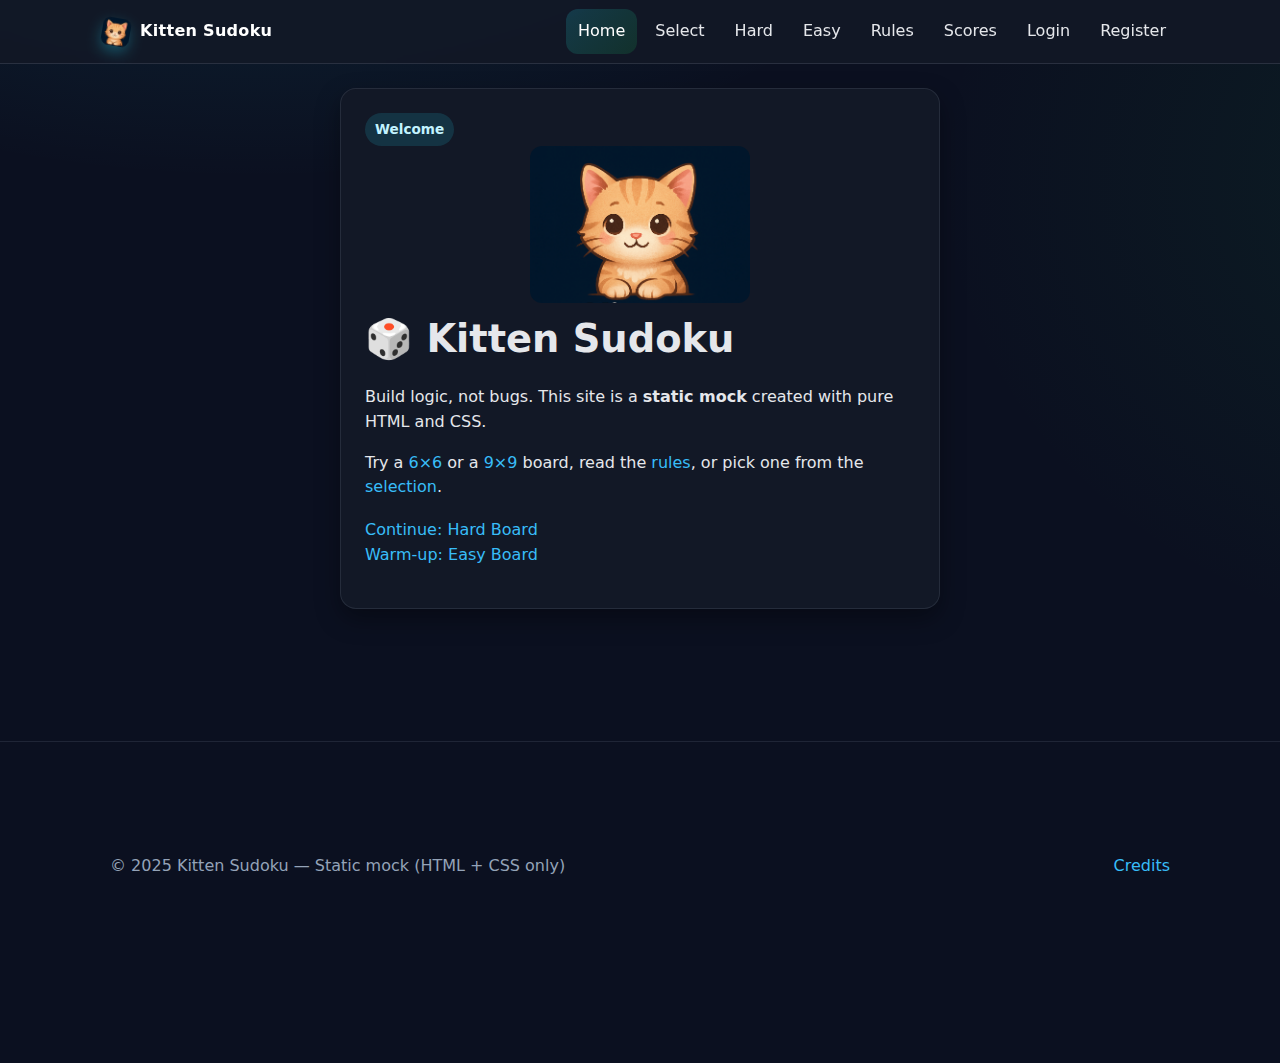
<file: index.html>
<!doctype html>
<html lang="en">
<head>
  <meta charset="utf-8" />
  <meta name="viewport" content="width=device-width, initial-scale=1" />
  <title>Home • Kitten Sudoku</title>
  <link rel="stylesheet" href="assets/css/common.css" />
</head>
<body>
  <!-- ==========================================================================
       Site Header & Navigation
       ========================================================================== -->
<header class="nav">
  <div class="inner">
    <a class="brand" href="index.html" aria-label="Kitten Sudoku Home">
      <span class="logo" aria-hidden="true"></span>
      <span class="title">Kitten Sudoku</span>
    </a>
    <!-- Primary Navigation Menu -->
    <nav aria-label="Primary">
      <ul><li><a class="link active" href="index.html">Home</a></li><li><a class="link" href="selection/">Select</a></li><li><a class="link" href="game-hard/">Hard</a></li><li><a class="link" href="game-easy/">Easy</a></li><li><a class="link" href="rules/">Rules</a></li><li><a class="link" href="high-scores/">Scores</a></li><li><a class="link" href="login/">Login</a></li><li><a class="link" href="register/">Register</a></li></ul>
    </nav>
  </div>
</header>
  <!-- ==========================================================================
       Main Content Area
       ========================================================================== -->
<main class="container">
  <section class="grid-2">
    <div class="panel card-hover">
      <span class="pill">Welcome</span>
      <img src="assets/kitten.png" alt="Cute kitten mascot" class="kitten-img">
      <h1 class="page-title">Kitten Sudoku</h1>
      <p>Build logic, not bugs. This site is a <strong>static mock</strong> created with pure HTML and CSS.</p>
      <p>Try a <a href="game-easy/">6×6</a> or a <a href="game-hard/">9×9</a> board, read the <a href="rules/">rules</a>, or pick one from the <a href="selection/">selection</a>.</p>
      <ul class="clean mt-18" style="list-style:none; padding-left:0">
        <li><a href="game-hard/"><span>Continue: Hard Board</span></a></li>
        <li><a href="game-easy/"><span>Warm-up: Easy Board</span></a></li>
      </ul>
    </div>

  </section>
</main>
  <!-- ==========================================================================
       Site Footer
       ========================================================================== -->
<footer class="footer">
  <div class="container">
    <div class="row">
      <div>© 2025 Kitten Sudoku — Static mock (HTML + CSS only)</div>
      <div><a href="rules/">Credits</a></div>
    </div>
  </div>
</footer>
</body>
</html>
<!-- trigger github pages -->
</file>
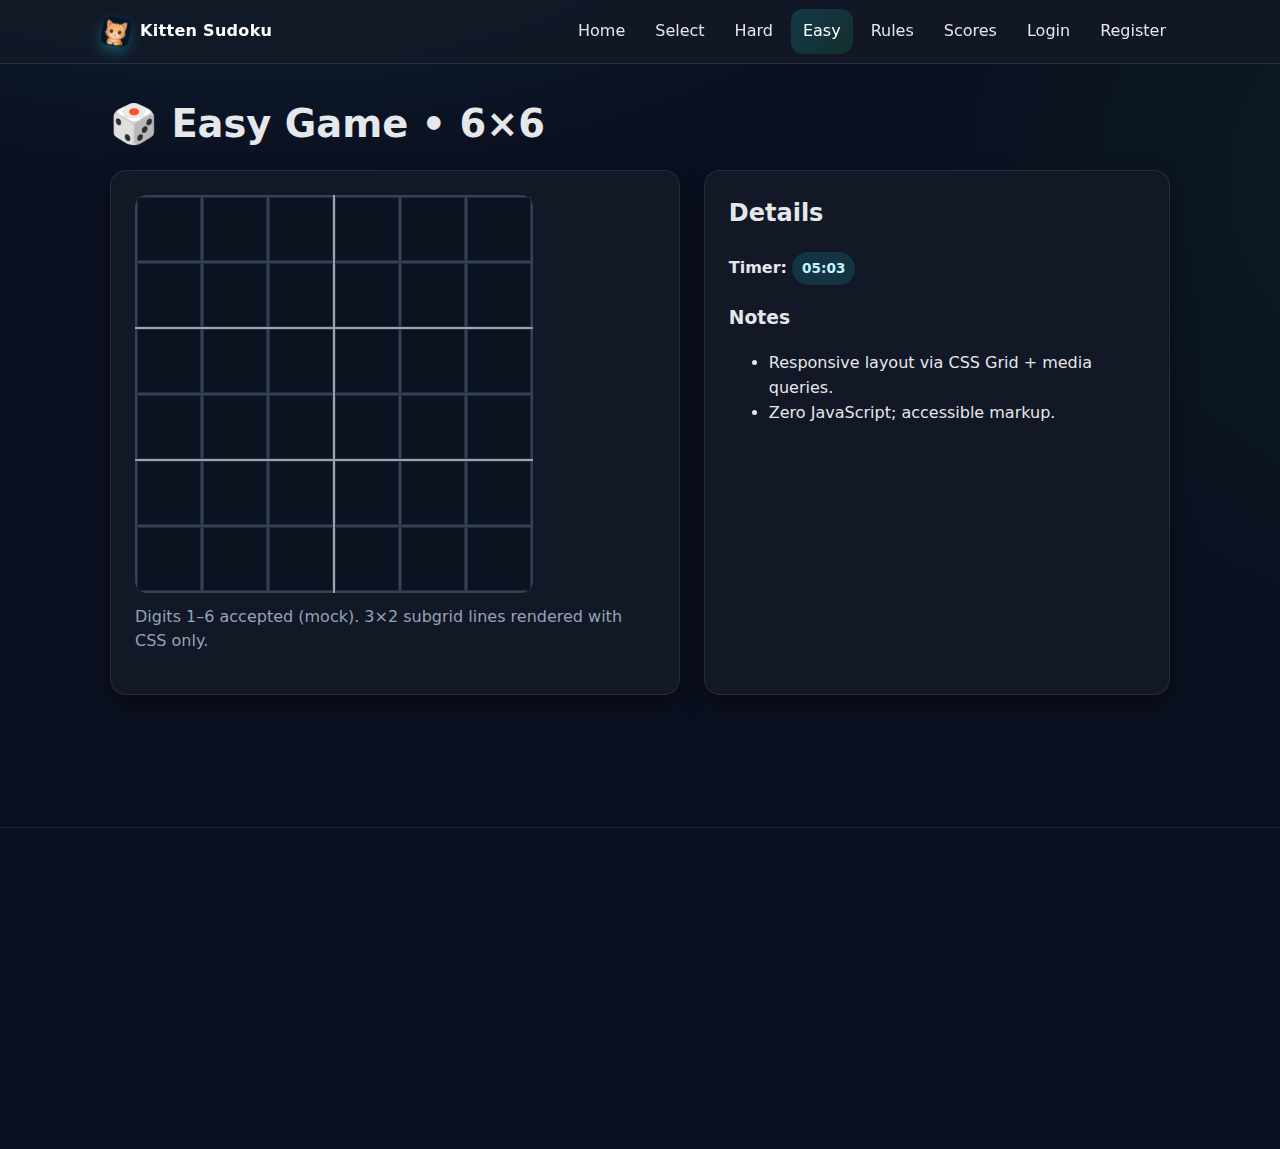
<file: game-easy/index.html>
<!doctype html>
<html lang="en">
<head>
  <meta charset="utf-8" />
  <meta name="viewport" content="width=device-width, initial-scale=1" />
  <title>Easy Game • Kitten Sudoku</title>
  <link rel="stylesheet" href="../assets/css/common.css" />
</head>
<body>
  <!-- ==========================================================================
       Site Header & Navigation
       ========================================================================== -->
<header class="nav">
  <div class="inner">
    <a class="brand" href="../index.html" aria-label="Kitten Sudoku Home">
      <span class="logo" aria-hidden="true"></span>
      <span class="title">Kitten Sudoku</span>
    </a>
    <nav aria-label="Primary">
      <ul><li><a class="link" href="../index.html">Home</a></li><li><a class="link" href="../selection/">Select</a></li><li><a class="link" href="../game-hard/">Hard</a></li><li><a class="link active" href="../game-easy/">Easy</a></li><li><a class="link" href="../rules/">Rules</a></li><li><a class="link" href="../high-scores/">Scores</a></li><li><a class="link" href="../login/">Login</a></li><li><a class="link" href="../register/">Register</a></li></ul>
    </nav>
  </div>
</header>

  <!-- ==========================================================================
       Main Content Area - Easy Game (6x6)
       ========================================================================== -->
<main class="container">
  <h1 class="page-title">Easy Game • 6×6</h1>
  <div class="grid-2">
    <section class="panel">
      <div class="board n6" role="grid" aria-label="6 by 6 Sudoku board">
        <div class="cell"><input type="text" inputmode="numeric" aria-label="Cell" maxlength="1" pattern="[1-6]" placeholder=""/></div>
        <div class="cell"><input type="text" inputmode="numeric" aria-label="Cell" maxlength="1" pattern="[1-6]" placeholder=""/></div>
        <div class="cell"><input type="text" inputmode="numeric" aria-label="Cell" maxlength="1" pattern="[1-6]" placeholder=""/></div>
        <div class="cell"><input type="text" inputmode="numeric" aria-label="Cell" maxlength="1" pattern="[1-6]" placeholder=""/></div>
        <div class="cell"><input type="text" inputmode="numeric" aria-label="Cell" maxlength="1" pattern="[1-6]" placeholder=""/></div>
        <div class="cell"><input type="text" inputmode="numeric" aria-label="Cell" maxlength="1" pattern="[1-6]" placeholder=""/></div>
        <div class="cell"><input type="text" inputmode="numeric" aria-label="Cell" maxlength="1" pattern="[1-6]" placeholder=""/></div>
        <div class="cell"><input type="text" inputmode="numeric" aria-label="Cell" maxlength="1" pattern="[1-6]" placeholder=""/></div>
        <div class="cell"><input type="text" inputmode="numeric" aria-label="Cell" maxlength="1" pattern="[1-6]" placeholder=""/></div>
        <div class="cell"><input type="text" inputmode="numeric" aria-label="Cell" maxlength="1" pattern="[1-6]" placeholder=""/></div>

        <div class="cell"><input type="text" inputmode="numeric" aria-label="Cell" maxlength="1" pattern="[1-6]" placeholder=""/></div>
        <div class="cell"><input type="text" inputmode="numeric" aria-label="Cell" maxlength="1" pattern="[1-6]" placeholder=""/></div>
        <div class="cell"><input type="text" inputmode="numeric" aria-label="Cell" maxlength="1" pattern="[1-6]" placeholder=""/></div>
        <div class="cell"><input type="text" inputmode="numeric" aria-label="Cell" maxlength="1" pattern="[1-6]" placeholder=""/></div>
        <div class="cell"><input type="text" inputmode="numeric" aria-label="Cell" maxlength="1" pattern="[1-6]" placeholder=""/></div>
        <div class="cell"><input type="text" inputmode="numeric" aria-label="Cell" maxlength="1" pattern="[1-6]" placeholder=""/></div>
        <div class="cell"><input type="text" inputmode="numeric" aria-label="Cell" maxlength="1" pattern="[1-6]" placeholder=""/></div>
        <div class="cell"><input type="text" inputmode="numeric" aria-label="Cell" maxlength="1" pattern="[1-6]" placeholder=""/></div>
        <div class="cell"><input type="text" inputmode="numeric" aria-label="Cell" maxlength="1" pattern="[1-6]" placeholder=""/></div>
        <div class="cell"><input type="text" inputmode="numeric" aria-label="Cell" maxlength="1" pattern="[1-6]" placeholder=""/></div>

        <div class="cell"><input type="text" inputmode="numeric" aria-label="Cell" maxlength="1" pattern="[1-6]" placeholder=""/></div>
        <div class="cell"><input type="text" inputmode="numeric" aria-label="Cell" maxlength="1" pattern="[1-6]" placeholder=""/></div>
        <div class="cell"><input type="text" inputmode="numeric" aria-label="Cell" maxlength="1" pattern="[1-6]" placeholder=""/></div>
        <div class="cell"><input type="text" inputmode="numeric" aria-label="Cell" maxlength="1" pattern="[1-6]" placeholder=""/></div>
        <div class="cell"><input type="text" inputmode="numeric" aria-label="Cell" maxlength="1" pattern="[1-6]" placeholder=""/></div>
        <div class="cell"><input type="text" inputmode="numeric" aria-label="Cell" maxlength="1" pattern="[1-6]" placeholder=""/></div>
        <div class="cell"><input type="text" inputmode="numeric" aria-label="Cell" maxlength="1" pattern="[1-6]" placeholder=""/></div>
        <div class="cell"><input type="text" inputmode="numeric" aria-label="Cell" maxlength="1" pattern="[1-6]" placeholder=""/></div>
        <div class="cell"><input type="text" inputmode="numeric" aria-label="Cell" maxlength="1" pattern="[1-6]" placeholder=""/></div>
        <div class="cell"><input type="text" inputmode="numeric" aria-label="Cell" maxlength="1" pattern="[1-6]" placeholder=""/></div>

        <div class="cell"><input type="text" inputmode="numeric" aria-label="Cell" maxlength="1" pattern="[1-6]" placeholder=""/></div>
        <div class="cell"><input type="text" inputmode="numeric" aria-label="Cell" maxlength="1" pattern="[1-6]" placeholder=""/></div>
        <div class="cell"><input type="text" inputmode="numeric" aria-label="Cell" maxlength="1" pattern="[1-6]" placeholder=""/></div>
        <div class="cell"><input type="text" inputmode="numeric" aria-label="Cell" maxlength="1" pattern="[1-6]" placeholder=""/></div>
        <div class="cell"><input type="text" inputmode="numeric" aria-label="Cell" maxlength="1" pattern="[1-6]" placeholder=""/></div>
        <div class="cell"><input type="text" inputmode="numeric" aria-label="Cell" maxlength="1" pattern="[1-6]" placeholder=""/></div></div>
      <p class="muted mt-12">Digits 1–6 accepted (mock). 3×2 subgrid lines rendered with CSS only.</p>
    </section>

    <!-- Game Details Sidebar -->
    <aside class="panel">
      <h2 class="mt-0">Details</h2>
      <p><strong>Timer:</strong> <span class="pill">05:03</span></p>
      <h3>Notes</h3>
      <ul>
        <li>Responsive layout via CSS Grid + media queries.</li>
        <li>Zero JavaScript; accessible markup.</li>
      </ul>
    </aside>
  </div>
</main>

  <!-- ==========================================================================
       Site Footer
       ========================================================================== -->
<footer class="footer">
  <div class="container">
    <div class="row">
      <div>© 2025 Kitten Sudoku — Static mock (HTML + CSS only)</div>
      <div><a href="../rules/">Credits</a></div>
    </div>
  </div>
</footer>
</body>
</html>
</file>
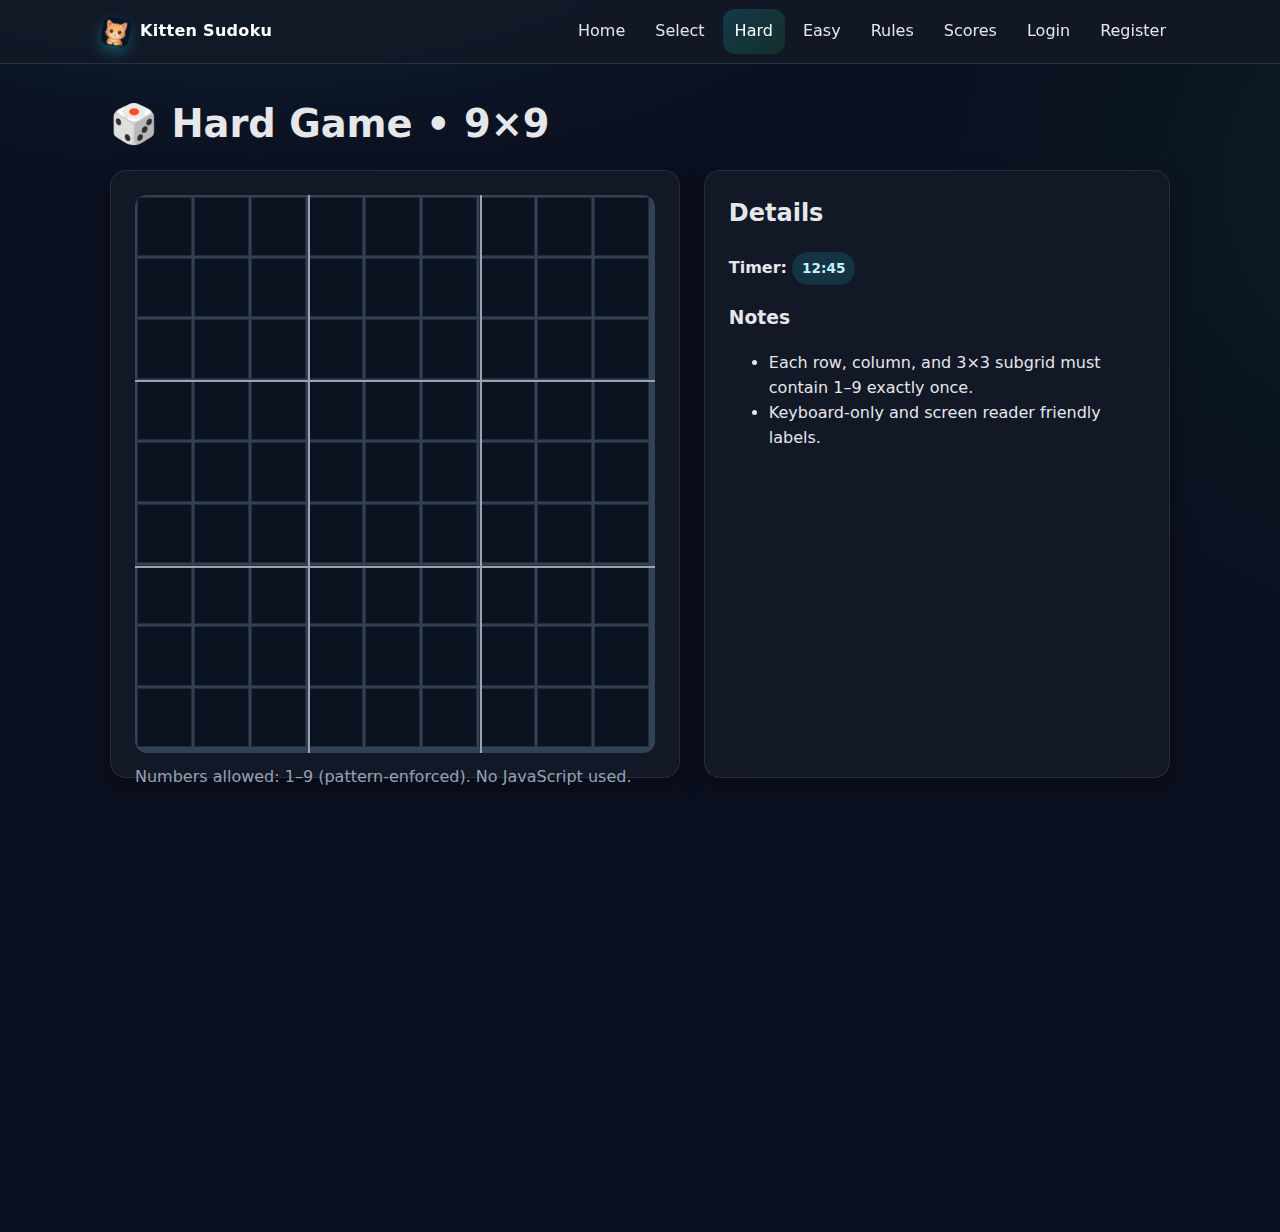
<file: game-hard/index.html>
<!doctype html>
<html lang="en">
<head>
  <meta charset="utf-8" />
  <meta name="viewport" content="width=device-width, initial-scale=1" />
  <title>Hard Game • Kitten Sudoku</title>
  <link rel="stylesheet" href="../assets/css/common.css" />
</head>
<body>

  <!-- ==========================================================================
       Site Header & Navigation
       ========================================================================== -->
<header class="nav">
  <div class="inner">
    <a class="brand" href="../index.html" aria-label="Kitten Sudoku Home">
      <span class="logo" aria-hidden="true"></span>
      <span class="title">Kitten Sudoku</span>
    </a>
    <nav aria-label="Primary">
      <ul><li><a class="link" href="../index.html">Home</a></li><li><a class="link" href="../selection/">Select</a></li><li><a class="link active" href="../game-hard/">Hard</a></li><li><a class="link" href="../game-easy/">Easy</a></li><li><a class="link" href="../rules/">Rules</a></li><li><a class="link" href="../high-scores/">Scores</a></li><li><a class="link" href="../login/">Login</a></li><li><a class="link" href="../register/">Register</a></li></ul>
    </nav>
  </div>
</header>

  <!-- ==========================================================================
       Main Content Area - Hard Game (9x9)
       ========================================================================== -->
<main class="container">
  <h1 class="page-title">Hard Game • 9×9</h1>
  <div class="grid-2">
    <section class="panel">
      <div class="board n9" role="grid" aria-label="9 by 9 Sudoku board"><div class="cell"><input type="text" inputmode="numeric" aria-label="Cell" maxlength="1" pattern="[1-9]" placeholder=""/></div><div class="cell"><input type="text" inputmode="numeric" aria-label="Cell" maxlength="1" pattern="[1-9]" placeholder=""/></div><div class="cell"><input type="text" inputmode="numeric" aria-label="Cell" maxlength="1" pattern="[1-9]" placeholder=""/></div><div class="cell"><input type="text" inputmode="numeric" aria-label="Cell" maxlength="1" pattern="[1-9]" placeholder=""/></div><div class="cell"><input type="text" inputmode="numeric" aria-label="Cell" maxlength="1" pattern="[1-9]" placeholder=""/></div><div class="cell"><input type="text" inputmode="numeric" aria-label="Cell" maxlength="1" pattern="[1-9]" placeholder=""/></div><div class="cell"><input type="text" inputmode="numeric" aria-label="Cell" maxlength="1" pattern="[1-9]" placeholder=""/></div><div class="cell"><input type="text" inputmode="numeric" aria-label="Cell" maxlength="1" pattern="[1-9]" placeholder=""/></div><div class="cell"><input type="text" inputmode="numeric" aria-label="Cell" maxlength="1" pattern="[1-9]" placeholder=""/></div><div class="cell"><input type="text" inputmode="numeric" aria-label="Cell" maxlength="1" pattern="[1-9]" placeholder=""/></div><div class="cell"><input type="text" inputmode="numeric" aria-label="Cell" maxlength="1" pattern="[1-9]" placeholder=""/></div><div class="cell"><input type="text" inputmode="numeric" aria-label="Cell" maxlength="1" pattern="[1-9]" placeholder=""/></div><div class="cell"><input type="text" inputmode="numeric" aria-label="Cell" maxlength="1" pattern="[1-9]" placeholder=""/></div><div class="cell"><input type="text" inputmode="numeric" aria-label="Cell" maxlength="1" pattern="[1-9]" placeholder=""/></div><div class="cell"><input type="text" inputmode="numeric" aria-label="Cell" maxlength="1" pattern="[1-9]" placeholder=""/></div><div class="cell"><input type="text" inputmode="numeric" aria-label="Cell" maxlength="1" pattern="[1-9]" placeholder=""/></div><div class="cell"><input type="text" inputmode="numeric" aria-label="Cell" maxlength="1" pattern="[1-9]" placeholder=""/></div><div class="cell"><input type="text" inputmode="numeric" aria-label="Cell" maxlength="1" pattern="[1-9]" placeholder=""/></div><div class="cell"><input type="text" inputmode="numeric" aria-label="Cell" maxlength="1" pattern="[1-9]" placeholder=""/></div><div class="cell"><input type="text" inputmode="numeric" aria-label="Cell" maxlength="1" pattern="[1-9]" placeholder=""/></div><div class="cell"><input type="text" inputmode="numeric" aria-label="Cell" maxlength="1" pattern="[1-9]" placeholder=""/></div><div class="cell"><input type="text" inputmode="numeric" aria-label="Cell" maxlength="1" pattern="[1-9]" placeholder=""/></div><div class="cell"><input type="text" inputmode="numeric" aria-label="Cell" maxlength="1" pattern="[1-9]" placeholder=""/></div><div class="cell"><input type="text" inputmode="numeric" aria-label="Cell" maxlength="1" pattern="[1-9]" placeholder=""/></div><div class="cell"><input type="text" inputmode="numeric" aria-label="Cell" maxlength="1" pattern="[1-9]" placeholder=""/></div><div class="cell"><input type="text" inputmode="numeric" aria-label="Cell" maxlength="1" pattern="[1-9]" placeholder=""/></div><div class="cell"><input type="text" inputmode="numeric" aria-label="Cell" maxlength="1" pattern="[1-9]" placeholder=""/></div><div class="cell"><input type="text" inputmode="numeric" aria-label="Cell" maxlength="1" pattern="[1-9]" placeholder=""/></div><div class="cell"><input type="text" inputmode="numeric" aria-label="Cell" maxlength="1" pattern="[1-9]" placeholder=""/></div><div class="cell"><input type="text" inputmode="numeric" aria-label="Cell" maxlength="1" pattern="[1-9]" placeholder=""/></div><div class="cell"><input type="text" inputmode="numeric" aria-label="Cell" maxlength="1" pattern="[1-9]" placeholder=""/></div><div class="cell"><input type="text" inputmode="numeric" aria-label="Cell" maxlength="1" pattern="[1-9]" placeholder=""/></div><div class="cell"><input type="text" inputmode="numeric" aria-label="Cell" maxlength="1" pattern="[1-9]" placeholder=""/></div><div class="cell"><input type="text" inputmode="numeric" aria-label="Cell" maxlength="1" pattern="[1-9]" placeholder=""/></div><div class="cell"><input type="text" inputmode="numeric" aria-label="Cell" maxlength="1" pattern="[1-9]" placeholder=""/></div><div class="cell"><input type="text" inputmode="numeric" aria-label="Cell" maxlength="1" pattern="[1-9]" placeholder=""/></div><div class="cell"><input type="text" inputmode="numeric" aria-label="Cell" maxlength="1" pattern="[1-9]" placeholder=""/></div><div class="cell"><input type="text" inputmode="numeric" aria-label="Cell" maxlength="1" pattern="[1-9]" placeholder=""/></div><div class="cell"><input type="text" inputmode="numeric" aria-label="Cell" maxlength="1" pattern="[1-9]" placeholder=""/></div><div class="cell"><input type="text" inputmode="numeric" aria-label="Cell" maxlength="1" pattern="[1-9]" placeholder=""/></div><div class="cell"><input type="text" inputmode="numeric" aria-label="Cell" maxlength="1" pattern="[1-9]" placeholder=""/></div><div class="cell"><input type="text" inputmode="numeric" aria-label="Cell" maxlength="1" pattern="[1-9]" placeholder=""/></div><div class="cell"><input type="text" inputmode="numeric" aria-label="Cell" maxlength="1" pattern="[1-9]" placeholder=""/></div><div class="cell"><input type="text" inputmode="numeric" aria-label="Cell" maxlength="1" pattern="[1-9]" placeholder=""/></div><div class="cell"><input type="text" inputmode="numeric" aria-label="Cell" maxlength="1" pattern="[1-9]" placeholder=""/></div><div class="cell"><input type="text" inputmode="numeric" aria-label="Cell" maxlength="1" pattern="[1-9]" placeholder=""/></div><div class="cell"><input type="text" inputmode="numeric" aria-label="Cell" maxlength="1" pattern="[1-9]" placeholder=""/></div><div class="cell"><input type="text" inputmode="numeric" aria-label="Cell" maxlength="1" pattern="[1-9]" placeholder=""/></div><div class="cell"><input type="text" inputmode="numeric" aria-label="Cell" maxlength="1" pattern="[1-9]" placeholder=""/></div><div class="cell"><input type="text" inputmode="numeric" aria-label="Cell" maxlength="1" pattern="[1-9]" placeholder=""/></div><div class="cell"><input type="text" inputmode="numeric" aria-label="Cell" maxlength="1" pattern="[1-9]" placeholder=""/></div><div class="cell"><input type="text" inputmode="numeric" aria-label="Cell" maxlength="1" pattern="[1-9]" placeholder=""/></div><div class="cell"><input type="text" inputmode="numeric" aria-label="Cell" maxlength="1" pattern="[1-9]" placeholder=""/></div><div class="cell"><input type="text" inputmode="numeric" aria-label="Cell" maxlength="1" pattern="[1-9]" placeholder=""/></div><div class="cell"><input type="text" inputmode="numeric" aria-label="Cell" maxlength="1" pattern="[1-9]" placeholder=""/></div><div class="cell"><input type="text" inputmode="numeric" aria-label="Cell" maxlength="1" pattern="[1-9]" placeholder=""/></div><div class="cell"><input type="text" inputmode="numeric" aria-label="Cell" maxlength="1" pattern="[1-9]" placeholder=""/></div><div class="cell"><input type="text" inputmode="numeric" aria-label="Cell" maxlength="1" pattern="[1-9]" placeholder=""/></div><div class="cell"><input type="text" inputmode="numeric" aria-label="Cell" maxlength="1" pattern="[1-9]" placeholder=""/></div><div class="cell"><input type="text" inputmode="numeric" aria-label="Cell" maxlength="1" pattern="[1-9]" placeholder=""/></div><div class="cell"><input type="text" inputmode="numeric" aria-label="Cell" maxlength="1" pattern="[1-9]" placeholder=""/></div><div class="cell"><input type="text" inputmode="numeric" aria-label="Cell" maxlength="1" pattern="[1-9]" placeholder=""/></div><div class="cell"><input type="text" inputmode="numeric" aria-label="Cell" maxlength="1" pattern="[1-9]" placeholder=""/></div><div class="cell"><input type="text" inputmode="numeric" aria-label="Cell" maxlength="1" pattern="[1-9]" placeholder=""/></div><div class="cell"><input type="text" inputmode="numeric" aria-label="Cell" maxlength="1" pattern="[1-9]" placeholder=""/></div><div class="cell"><input type="text" inputmode="numeric" aria-label="Cell" maxlength="1" pattern="[1-9]" placeholder=""/></div><div class="cell"><input type="text" inputmode="numeric" aria-label="Cell" maxlength="1" pattern="[1-9]" placeholder=""/></div><div class="cell"><input type="text" inputmode="numeric" aria-label="Cell" maxlength="1" pattern="[1-9]" placeholder=""/></div><div class="cell"><input type="text" inputmode="numeric" aria-label="Cell" maxlength="1" pattern="[1-9]" placeholder=""/></div><div class="cell"><input type="text" inputmode="numeric" aria-label="Cell" maxlength="1" pattern="[1-9]" placeholder=""/></div><div class="cell"><input type="text" inputmode="numeric" aria-label="Cell" maxlength="1" pattern="[1-9]" placeholder=""/></div><div class="cell"><input type="text" inputmode="numeric" aria-label="Cell" maxlength="1" pattern="[1-9]" placeholder=""/></div><div class="cell"><input type="text" inputmode="numeric" aria-label="Cell" maxlength="1" pattern="[1-9]" placeholder=""/></div><div class="cell"><input type="text" inputmode="numeric" aria-label="Cell" maxlength="1" pattern="[1-9]" placeholder=""/></div><div class="cell"><input type="text" inputmode="numeric" aria-label="Cell" maxlength="1" pattern="[1-9]" placeholder=""/></div><div class="cell"><input type="text" inputmode="numeric" aria-label="Cell" maxlength="1" pattern="[1-9]" placeholder=""/></div><div class="cell"><input type="text" inputmode="numeric" aria-label="Cell" maxlength="1" pattern="[1-9]" placeholder=""/></div><div class="cell"><input type="text" inputmode="numeric" aria-label="Cell" maxlength="1" pattern="[1-9]" placeholder=""/></div><div class="cell"><input type="text" inputmode="numeric" aria-label="Cell" maxlength="1" pattern="[1-9]" placeholder=""/></div><div class="cell"><input type="text" inputmode="numeric" aria-label="Cell" maxlength="1" pattern="[1-9]" placeholder=""/></div><div class="cell"><input type="text" inputmode="numeric" aria-label="Cell" maxlength="1" pattern="[1-9]" placeholder=""/></div></div>
      <p class="muted mt-12">Numbers allowed: 1–9 (pattern-enforced). No JavaScript used.</p>
    </section>

    <!-- Game Details Sidebar -->
    <aside class="panel">
      <h2 class="mt-0">Details</h2>
      <p><strong>Timer:</strong> <span class="pill">12:45</span></p>
      <h3>Notes</h3>
      <ul>
        <li>Each row, column, and 3×3 subgrid must contain 1–9 exactly once.</li>
        <li>Keyboard-only and screen reader friendly labels.</li>
      </ul>
    </aside>
  </div>
</main>

  <!-- ==========================================================================
       Site Footer
       ========================================================================== -->
<footer class="footer">
  <div class="container">
    <div class="row">
      <div>© 2025 Kitten Sudoku — Static mock (HTML + CSS only)</div>
      <div><a href="../rules/">Credits</a></div>
    </div>
  </div>
</footer>
</body>
</html>
</file>
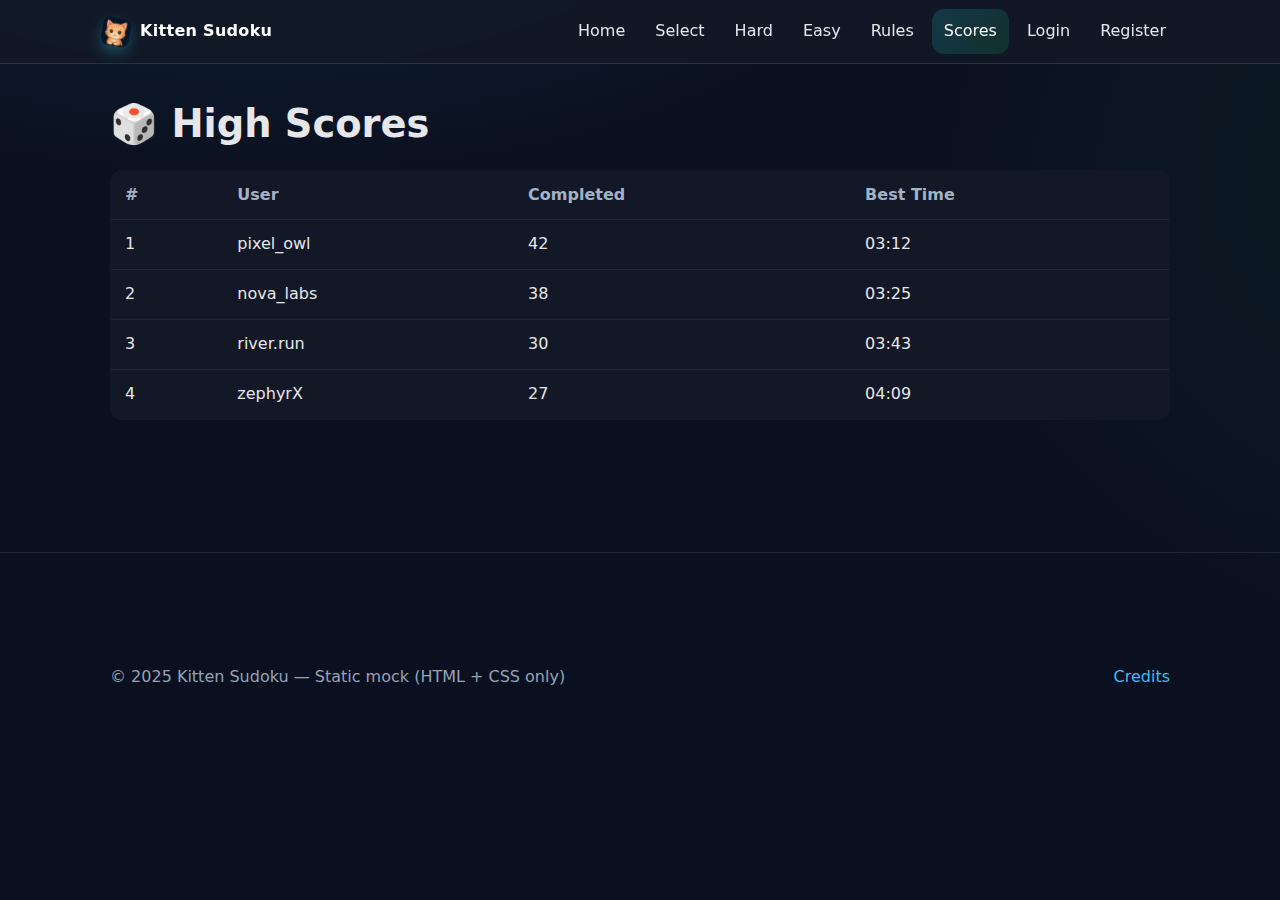
<file: high-scores/index.html>
<!doctype html>
<html lang="en">
<head>
  <meta charset="utf-8" />
  <meta name="viewport" content="width=device-width, initial-scale=1" />
  <title>High Scores • Kitten Sudoku</title>
  <link rel="stylesheet" href="../assets/css/common.css" />
</head>
<body>

  <!-- ==========================================================================
       Site Header & Navigation
       ========================================================================== -->
<header class="nav">
  <div class="inner">
    <a class="brand" href="../index.html" aria-label="Kitten Sudoku Home">
      <span class="logo" aria-hidden="true"></span>
      <span class="title">Kitten Sudoku</span>
    </a>
    <nav aria-label="Primary">
      <ul><li><a class="link" href="../index.html">Home</a></li><li><a class="link" href="../selection/">Select</a></li><li><a class="link" href="../game-hard/">Hard</a></li><li><a class="link" href="../game-easy/">Easy</a></li><li><a class="link" href="../rules/">Rules</a></li><li><a class="link active" href="../high-scores/">Scores</a></li><li><a class="link" href="../login/">Login</a></li><li><a class="link" href="../register/">Register</a></li></ul>
    </nav>
  </div>
</header>

  <!-- ==========================================================================
       Main Content Area - High Scores
       ========================================================================== -->
<main class="container">
  <h1 class="page-title">High Scores</h1>

  <!-- High Scores Table -->
  <table class="table" aria-label="High scores">
    <thead>
      <tr><th>#</th><th>User</th><th>Completed</th><th>Best Time</th></tr>
    </thead>
    <tbody>
      <tr><td>1</td><td>pixel_owl</td><td>42</td><td>03:12</td></tr>
      <tr><td>2</td><td>nova_labs</td><td>38</td><td>03:25</td></tr>
      <tr><td>3</td><td>river.run</td><td>30</td><td>03:43</td></tr>
      <tr><td>4</td><td>zephyrX</td><td>27</td><td>04:09</td></tr>
    </tbody>
  </table>

  <!-- ==========================================================================
       Site Footer
       ========================================================================== -->
</main>
<footer class="footer">
  <div class="container">
    <div class="row">
      <div>© 2025 Kitten Sudoku — Static mock (HTML + CSS only)</div>
      <div><a href="../rules/">Credits</a></div>
    </div>
  </div>
</footer>
</body>
</html>
</file>
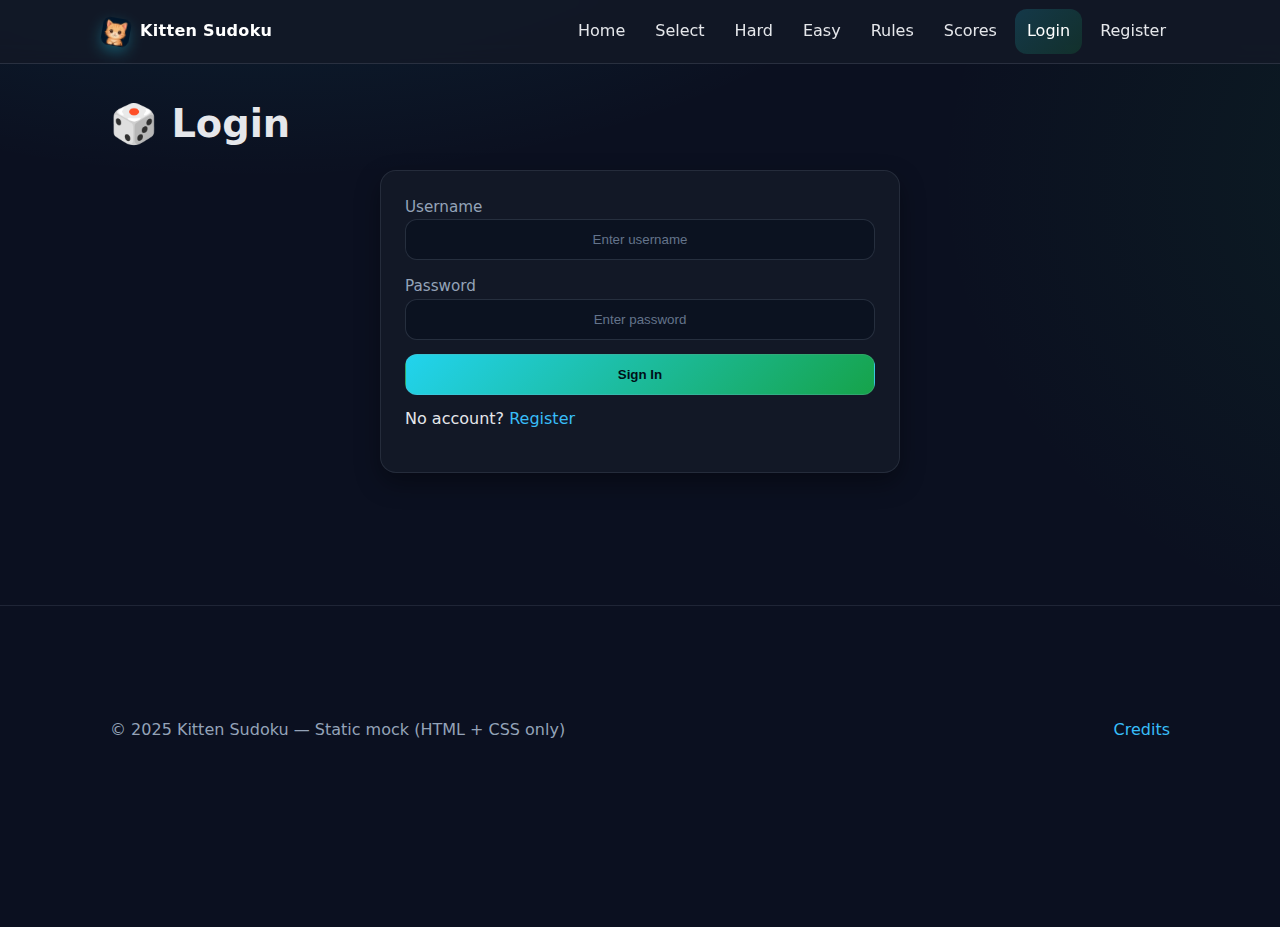
<file: login/index.html>
<!doctype html>
<html lang="en">
<head>
  <meta charset="utf-8" />
  <meta name="viewport" content="width=device-width, initial-scale=1" />
  <title>Login • Kitten Sudoku</title>
  <link rel="stylesheet" href="../assets/css/common.css" />
</head>
<body>
  <!-- ==========================================================================
       Site Header & Navigation
       ========================================================================== -->
<header class="nav">
  <div class="inner">
    <a class="brand" href="../index.html" aria-label="Kitten Sudoku Home">
      <span class="logo" aria-hidden="true"></span>
      <span class="title">Kitten Sudoku</span>
    </a>
    <nav aria-label="Primary">
      <ul><li><a class="link" href="../index.html">Home</a></li><li><a class="link" href="../selection/">Select</a></li><li><a class="link" href="../game-hard/">Hard</a></li><li><a class="link" href="../game-easy/">Easy</a></li><li><a class="link" href="../rules/">Rules</a></li><li><a class="link" href="../high-scores/">Scores</a></li><li><a class="link active" href="../login/">Login</a></li><li><a class="link" href="../register/">Register</a></li></ul>
    </nav>
  </div>
</header>
  <!-- ==========================================================================
       Main Content Area - User Login
       ========================================================================== -->
<main class="container">
  <h1 class="page-title">Login</h1>
  <div class="panel" style="max-width:520px; margin: 0 auto;">
    <form action="#" method="post">
      <div>
        <label for="username">Username</label>
        <input id="username" name="username" type="text" placeholder="Enter username" required>
      </div>
      <div>
        <label for="password">Password</label>
        <input id="password" name="password" type="password" placeholder="Enter password" required>
      </div>
      <button type="submit">Sign In</button>
    </form>
    <p class="mt-12">No account? <a href="../register/">Register</a></p>
  </div>
</main>

  <!-- ==========================================================================
       Site Footer
       ========================================================================== -->
<footer class="footer">
  <div class="container">
    <div class="row">
      <div>© 2025 Kitten Sudoku — Static mock (HTML + CSS only)</div>
      <div><a href="../rules/">Credits</a></div>
    </div>
  </div>
</footer>
</body>
</html>
</file>
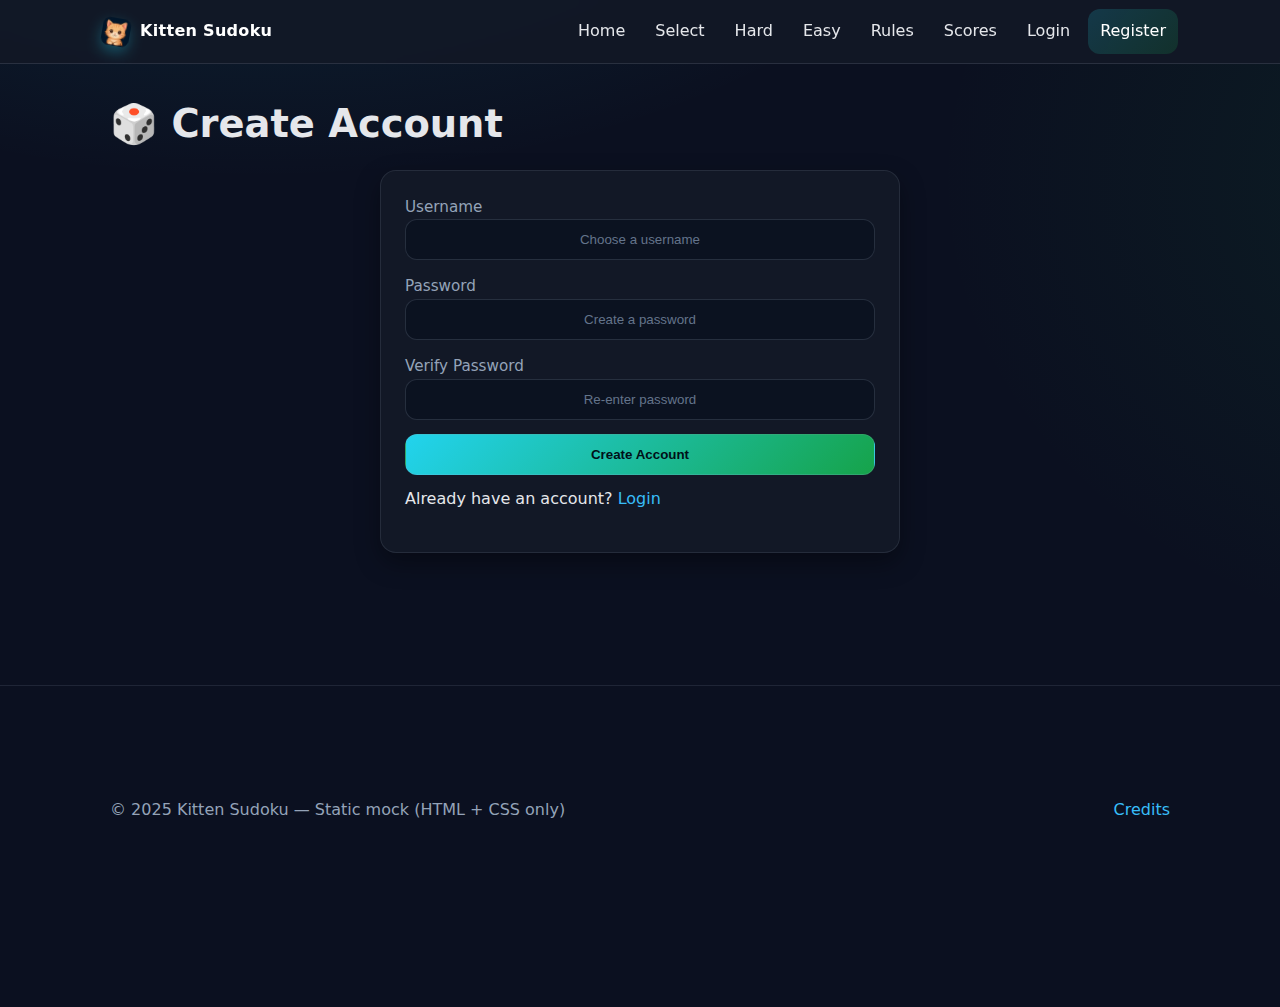
<file: register/index.html>
<!doctype html>
<html lang="en">
<head>
  <meta charset="utf-8" />
  <meta name="viewport" content="width=device-width, initial-scale=1" />
  <title>Register • Kitten Sudoku</title>
  <link rel="stylesheet" href="../assets/css/common.css" />
</head>
<body>

  <!-- ==========================================================================
       Site Header & Navigation
       ========================================================================== -->
<header class="nav">
  <div class="inner">
    <a class="brand" href="../index.html" aria-label="Kitten Sudoku Home">
      <span class="logo" aria-hidden="true"></span>
      <span class="title">Kitten Sudoku</span>
    </a>
    <nav aria-label="Primary">
      <ul><li><a class="link" href="../index.html">Home</a></li><li><a class="link" href="../selection/">Select</a></li><li><a class="link" href="../game-hard/">Hard</a></li><li><a class="link" href="../game-easy/">Easy</a></li><li><a class="link" href="../rules/">Rules</a></li><li><a class="link" href="../high-scores/">Scores</a></li><li><a class="link" href="../login/">Login</a></li><li><a class="link active" href="../register/">Register</a></li></ul>
    </nav>
  </div>
</header>


  <!-- ==========================================================================
       Main Content Area - User Registration
       ========================================================================== -->
<main class="container">
  <h1 class="page-title">Create Account</h1>
  <div class="panel" style="max-width:520px; margin: 0 auto;">
    <form action="#" method="post">
      <div>
        <label for="r-username">Username</label>
        <input id="r-username" name="username" type="text" placeholder="Choose a username" required>
      </div>
      <div>
        <label for="r-password">Password</label>
        <input id="r-password" name="password" type="password" placeholder="Create a password" required>
      </div>
      <div>
        <label for="r-password-2">Verify Password</label>
        <input id="r-password-2" name="password2" type="password" placeholder="Re-enter password" required>
      </div>
      <button type="submit">Create Account</button>
    </form>
    <p class="mt-12">Already have an account? <a href="../login/">Login</a></p>
  </div>
</main>

  <!-- ==========================================================================
       Site Footer
       ========================================================================== -->
<footer class="footer">
  <div class="container">
    <div class="row">
      <div>© 2025 Kitten Sudoku — Static mock (HTML + CSS only)</div>
      <div><a href="../rules/">Credits</a></div>
    </div>
  </div>
</footer>
</body>
</html>
</file>
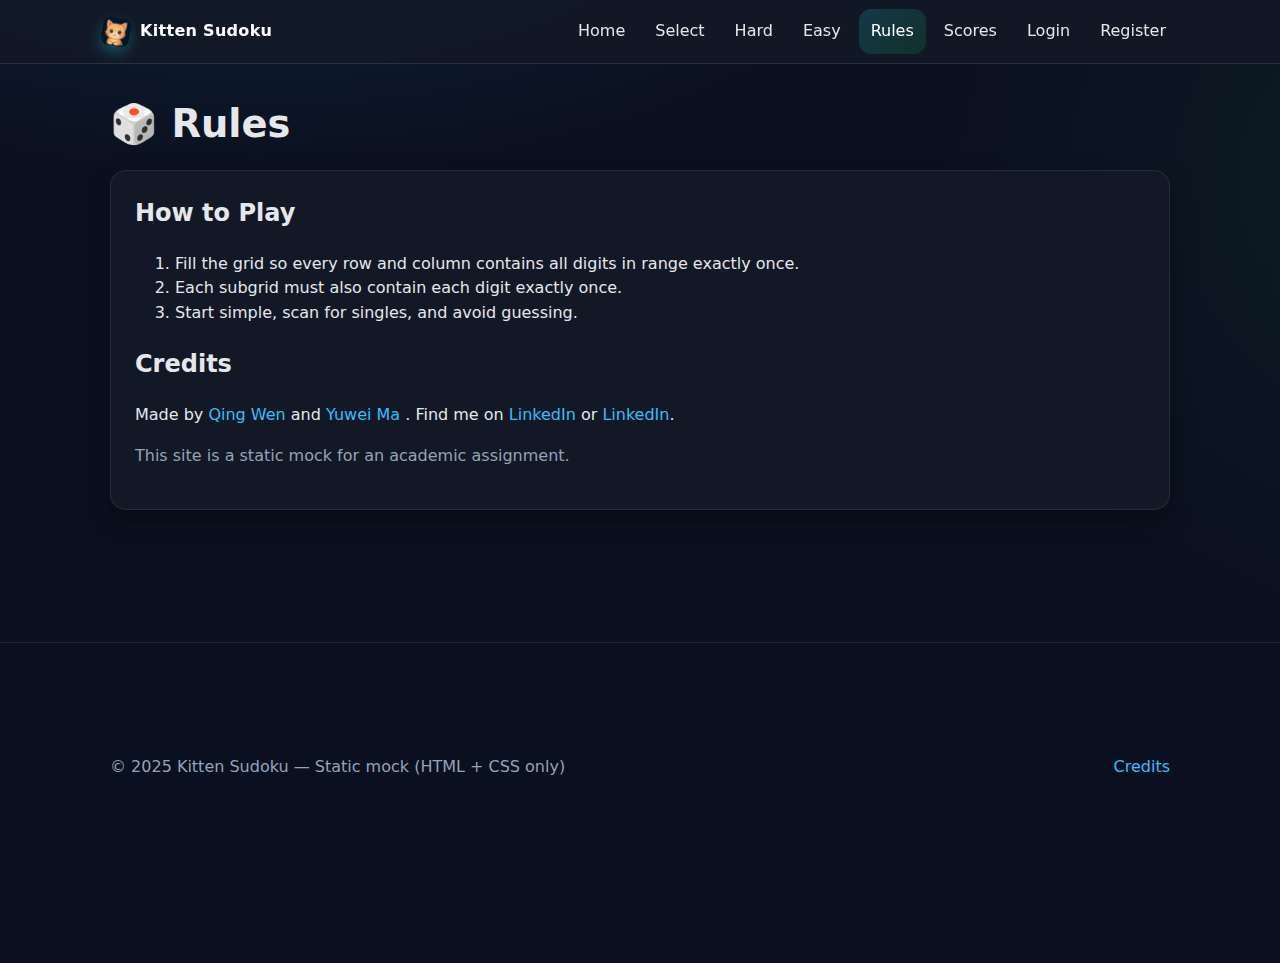
<file: rules/index.html>
<!doctype html>
<html lang="en">
<head>
  <meta charset="utf-8" />
  <meta name="viewport" content="width=device-width, initial-scale=1" />
  <title>Rules • Kitten Sudoku</title>
  <link rel="stylesheet" href="../assets/css/common.css" />
</head>
<body>

  <!-- ==========================================================================
       Site Header & Navigation
       ========================================================================== -->
<header class="nav">
  <div class="inner">
    <a class="brand" href="../index.html" aria-label="Kitten Sudoku Home">
      <span class="logo" aria-hidden="true"></span>
      <span class="title">Kitten Sudoku</span>
    </a>
    <nav aria-label="Primary">
      <ul><li><a class="link" href="../index.html">Home</a></li><li><a class="link" href="../selection/">Select</a></li><li><a class="link" href="../game-hard/">Hard</a></li><li><a class="link" href="../game-easy/">Easy</a></li><li><a class="link active" href="../rules/">Rules</a></li><li><a class="link" href="../high-scores/">Scores</a></li><li><a class="link" href="../login/">Login</a></li><li><a class="link" href="../register/">Register</a></li></ul>
    </nav>
  </div>
</header>

  <!-- ==========================================================================
       Main Content Area - Game Rules & Credits
       ========================================================================== -->
<main class="container">
  <h1 class="page-title">Rules</h1>
  <div class="panel">
    <h2 class="mt-0">How to Play</h2>
    <ol>
      <li>Fill the grid so every row and column contains all digits in range exactly once.</li>
      <li>Each subgrid must also contain each digit exactly once.</li>
      <li>Start simple, scan for singles, and avoid guessing.</li>
    </ol>
    <h2>Credits</h2>
    <p>Made by  <a href="mailto:wen.qing1@northeastern.edu">Qing Wen</a> and 
      <a href="mailto:ma.yuwe@northeastern.edu">Yuwei Ma</a> . Find me on   
      <a href="https://www.linkedin.com/in/qing-olivia-wen/">LinkedIn</a> or 
      <a href="https://www.linkedin.com/in/vivian-ma-7070252b2">LinkedIn</a>.
    </p>
    <p class="muted">This site is a static mock for an academic assignment.</p>
  </div>
</main>

  <!-- ==========================================================================
       Site Footer
       ========================================================================== -->
<footer class="footer">
  <div class="container">
    <div class="row">
      <div>© 2025 Kitten Sudoku — Static mock (HTML + CSS only)</div>
      <div><a href="../rules/">Credits</a></div>
    </div>
  </div>
</footer>
</body>
</html>
</file>
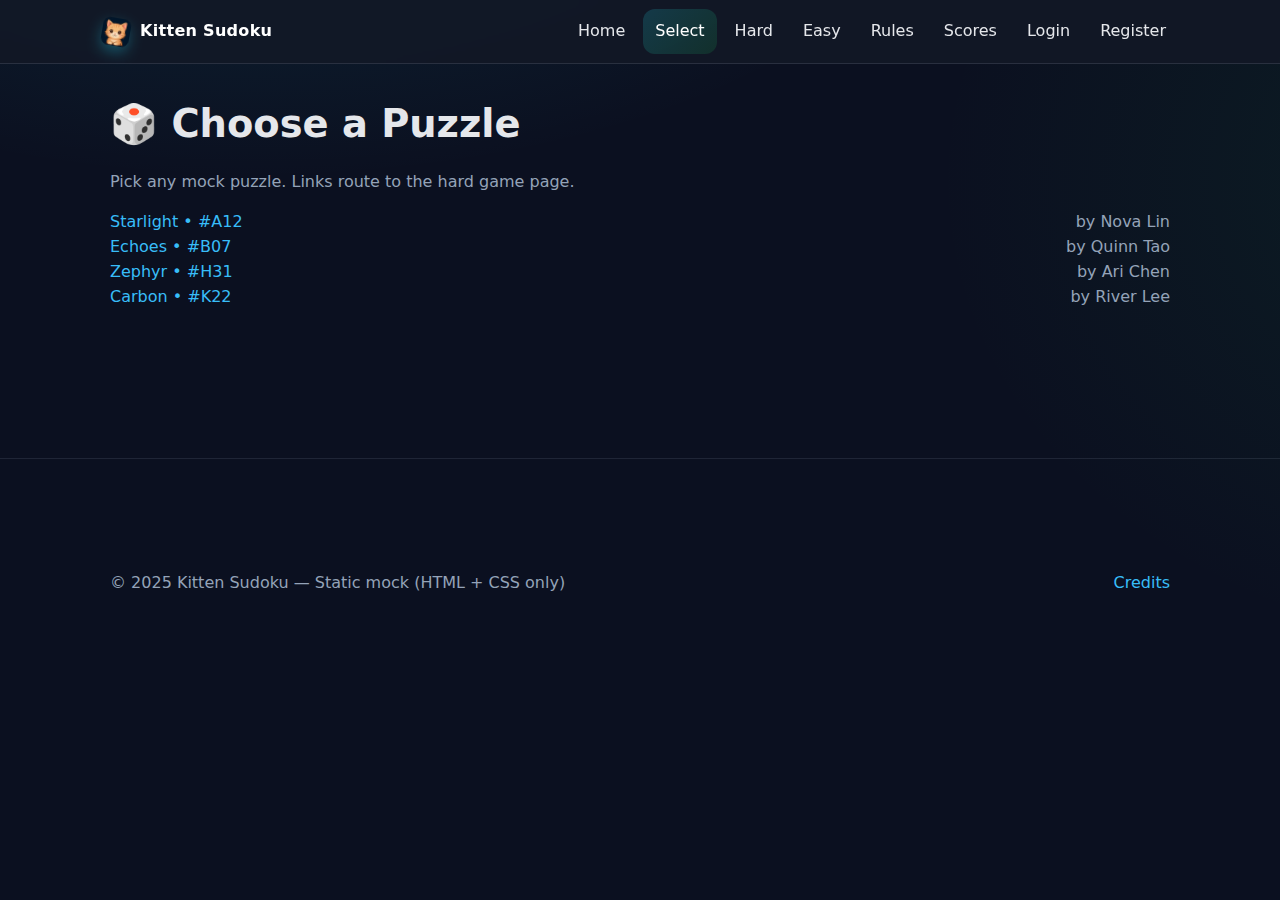
<file: selection/index.html>
<!doctype html>
<html lang="en">
<head>
  <meta charset="utf-8" />
  <meta name="viewport" content="width=device-width, initial-scale=1" />
  <title>Selection • Kitten Sudoku</title>
  <link rel="stylesheet" href="../assets/css/common.css" />
</head>
<body>
  <!-- ==========================================================================
       Site Header & Navigation
       ========================================================================== -->
<header class="nav">
  <div class="inner">
    <a class="brand" href="../index.html" aria-label="Kitten Sudoku Home">
      <span class="logo" aria-hidden="true"></span>
      <span class="title">Kitten Sudoku</span>
    </a>
    <nav aria-label="Primary">
      <ul><li><a class="link" href="../index.html">Home</a></li><li><a class="link active" href="../selection/">Select</a></li><li><a class="link" href="../game-hard/">Hard</a></li><li><a class="link" href="../game-easy/">Easy</a></li><li><a class="link" href="../rules/">Rules</a></li><li><a class="link" href="../high-scores/">Scores</a></li><li><a class="link" href="../login/">Login</a></li><li><a class="link" href="../register/">Register</a></li></ul>
    </nav>
  </div>
</header>

  <!-- ==========================================================================
       Main Content Area - Puzzle Selection
       ========================================================================== -->
<main class="container">
  <h1 class="page-title">Choose a Puzzle</h1>
  <p class="muted">Pick any mock puzzle. Links route to the hard game page.</p>
  <ul class="clean" style="list-style:none; padding-left:0">
    <li><a href="../game-hard/"><span>Starlight • #A12</span><span class="muted" style="float:right">by Nova Lin</span></a></li>
    <li><a href="../game-hard/"><span>Echoes • #B07</span><span class="muted" style="float:right">by Quinn Tao</span></a></li>
    <li><a href="../game-hard/"><span>Zephyr • #H31</span><span class="muted" style="float:right">by Ari Chen</span></a></li>
    <li><a href="../game-hard/"><span>Carbon • #K22</span><span class="muted" style="float:right">by River Lee</span></a></li>
  </ul>
</main>

  <!-- ==========================================================================
       Site Footer
       ========================================================================== -->
<footer class="footer">
  <div class="container">
    <div class="row">
      <div>© 2025 Kitten Sudoku — Static mock (HTML + CSS only)</div>
      <div><a href="../rules/">Credits</a></div>
    </div>
  </div>
</footer>
</body>
</html>
</file>
<file: assets/css/common.css>
/* ==========================================================================
   Kitten Sudoku - Common Styles
   ========================================================================== */

/* CSS Custom Properties (Variables) */
:root{
  --bg:#0b1020;
  --panel:#121826;
  --text:#e5e7eb;
  --muted:#94a3b8;
  --accent:#22d3ee;
  --accent2:#16a34a;
  --danger:#ef4444;
  --radius:16px;
  --shadow:0 10px 24px rgba(0,0,0,.35);
  --link:#38bdf8;
  --grid-border:#334155;
  --grid-strong:#9ca3af;
  --board-bg:#0b1220;
  --nav-h:64px;    /* Desktop navigation bar */
  --nav-h-mobile: 100px; /* Mobile navigation bar actual height */
}

/* Base Styles */
*{box-sizing:border-box}
html,body{
  height:100%;  
  overflow-x: hidden;  /* Disable horizontal scrolling */
  overflow-y: auto;    /* Allow vertical scrolling */
}
body{
  margin:0;
  font-family: ui-sans-serif, system-ui, -apple-system, Segoe UI, Roboto, Helvetica, Arial, "Apple Color Emoji","Segoe UI Emoji";
  color:var(--text);
  background:
    radial-gradient(1200px 600px at 20% -20%, rgba(34,211,238,.12), transparent 60%),
    radial-gradient(1000px 800px at 120% 20%, rgba(22,163,74,.10), transparent 60%),
    var(--bg);
  line-height:1.55;
  display:flex;
  flex-direction: column;  /* Very important: Stack children vertically */
  min-height:100vh;
  padding-bottom:  var(--nav-h);/* Reserve space for desktop navigation bar */
  
}
/* Links */
a{color:var(--link); text-decoration:none}
a:hover{text-decoration:underline}
/* Layout */
.container{max-width:1100px; margin:0 auto; width:100%; padding:calc(var(--nav-h) + 24px) 20px 96px}

/* Navigation */
header.nav{
  position:fixed; inset:auto 0 0 0; height:var(--nav-h);
  background:rgba(18,24,38,.88); backdrop-filter: blur(8px);
  border-top:1px solid rgba(148,163,184,.18);
  z-index:100;
}
@media(min-width: 760px){
  header.nav{ top:0; bottom:auto; border-top:none; border-bottom:1px solid rgba(148,163,184,.18); }
}
.nav .inner{max-width:1100px; margin:0 auto; padding:0 12px; display:flex; align-items:center; justify-content:space-between; gap:12px; height:100%}
.brand{display:flex; align-items:center; gap:10px; font-weight:800; letter-spacing:.3px}
.brand .logo{width:28px; height:28px; border-radius:8px; background-image:url('../kitten.png'); background-size:cover; background-position:center; box-shadow:0 6px 14px rgba(34,211,238,.3); transform:rotate(10deg)}
.brand .title{color:#fff}
.nav ul{display:flex; list-style:none; gap:6px; margin:0; padding:0}
.nav a.link{display:inline-flex; align-items:center; padding:10px 12px; border-radius:12px; color:var(--text); transition: transform .14s ease, background .2s ease}
.nav a.link:hover{transform: translateY(-1px); background:rgba(148,163,184,.12)}
.nav a.link.active{background:linear-gradient(135deg, rgba(34,211,238,.18), rgba(22,163,74,.18)); color:#fff}

/* Content */
main .page-title{font-size:clamp(28px,3vw,40px); font-weight:800; margin:6px 0 16px}
.panel{background:var(--panel); border:1px solid rgba(148,163,184,.15); border-radius:var(--radius); box-shadow:var(--shadow); padding:24px}
.grid-2{display:grid; gap:24px; grid-template-columns: 1.1fr .9fr}
.grid-2:has(.panel:only-child) {
  grid-template-columns: 1fr;
  max-width: 600px;
  margin: 0 auto;
}
@media (max-width: 900px){ 
  .grid-2{ grid-template-columns: 1fr;grid-auto-rows: auto; /* Auto-expand height */} 
  .game-wrapper {
    display: flex;
    flex-direction: column;
  }
  .board {
    margin: 0 auto;
  }
  .details {
    width: 100%;
    margin-top: 16px;
  }
}
.muted{ color:var(--muted) }
.pill{ display:inline-block; padding:6px 10px; border-radius:999px; background:rgba(34,211,238,.15); color:#c2f3ff; font-weight:700; font-size:.85rem }
.mt-0{ margin-top:0 }
.mt-12{ margin-top:12px }
.mt-18{ margin-top:18px }

/* ==========================================================================
   Responsive Design - Mobile Styles
   ========================================================================== */

/* Mobile-friendly adjustments for iPhone 12 and small screens */
@media (max-width: 600px){
  html, body {
    overflow-x: hidden;  /* Disable horizontal scrolling */
  }


  header.nav {
    position: fixed;    /* Keep navigation bar fixed at the bottom */
    bottom: 0;
    left: 0;
    right: 0;
    height: auto;
    background: rgba(18,24,38,.95); /* Semi-transparent dark background */
  }

  .nav ul {
    flex-direction: row;
    justify-content: space-around;
    width: 100%;
  }

  /* Make kitten image smaller on mobile */
  .kitten-img {
    max-width: 50%;   /* 50% of screen width */
    height: auto;
  }

  /* Increase link padding for better tap targets */
  .nav a.link {
    padding: 14px 16px;
  }



  .grid-2 {
    display: block;    /* Use block layout instead of grid */
  }


  .container {
    padding: 0 0 70px;   /* No horizontal padding, add 70px bottom padding */

  }

  .board {
    width: calc(100% - 16px);  /* Leave 8px safe space on each side */
    margin: 0 auto;         /* Center horizontally */
    display: block;
  }

  .board.n9 {
    --cell: calc((100% - 16px - 10 * var(--gap)) / 9);
  }

  .board.n6 {
    --cell: calc((100% - 16px - 7 * var(--gap)) / 6);
  }


  .nav .inner {
    max-width: 100%;  /* Prevent nav bar from exceeding screen width */
    flex-wrap: wrap;
  }


  .nav ul {
    flex-wrap: wrap;
    justify-content: center;
  }
  .nav a.link {
    flex: 1 0 25%; /* Up to 4 items per row */
    text-align: center;
  }


}





/* ==========================================================================
   Components
   ========================================================================== */

/* Forms */
form{ display:grid; gap:14px }
label{ font-size:.95rem; color:var(--muted) }
input, button, select{
  width:100%; padding:12px 14px; border-radius:12px; border:1px solid rgba(148,163,184,.2);
  background:#0b1220; color:var(--text)
}
input::placeholder{ color:#64748b }
input[type="text"], input[type="password"]{ text-align:center; }
button{ background:linear-gradient(135deg, var(--accent), var(--accent2)); color:#001018; font-weight:800; cursor:pointer; transition: transform .12s ease, box-shadow .2s }
button:hover{ transform: translateY(-1px); box-shadow:0 12px 24px rgba(34,211,238,.25) }

/* Tables */
.table{ width:100%; border-collapse: collapse; background:var(--panel); border:1px solid rgba(148,163,184,.15); border-radius:12px; overflow:hidden }
.table th, .table td{ padding:12px 14px; border-bottom:1px solid rgba(148,163,184,.12); text-align:left }
.table th{ color:#a3b2c7; font-weight:800 }
.table tr:hover{ background:rgba(148,163,184,.07); transition: background .2s ease }

/* Sudoku Game Board */
.board{
  --size: 9;
  --cell: min(48px, 9.8vw);
  --gap: 2px;
  display:grid;
  grid-template-columns: repeat(var(--size), var(--cell));
  grid-template-rows: repeat(var(--size), var(--cell));
  gap: var(--gap);
  background: var(--grid-border);
  padding: var(--gap);
  border-radius:12px;
  position:relative;
}


.board.n9 {
  --cell: min(48px, 9vw);
  width: calc(var(--cell) * 9 + var(--gap) * 10);
  height: calc(var(--cell) * 9 + var(--gap) * 10);
  margin: 0 auto;
}


.board.n6 {
  --size: 6;
  --cell: min(64px, 14vw);
  grid-template-columns: repeat(var(--size), var(--cell));
  grid-template-rows: repeat(var(--size), var(--cell));
  width: calc(var(--cell) * 6 + var(--gap) * 7);
  height: calc(var(--cell) * 6 + var(--gap) * 7);
}

.board.n9 {
  --cell: calc((100% - 10 * var(--gap)) / 9); /* 9 columns auto-fit */
}


.board .cell{ background:var(--board-bg); border:1px solid rgba(148,163,184,.18); display:flex; align-items:center; justify-content:center }
.board .cell input{
  width:100%; height:100%; border:0; outline:0; background:transparent; color:#fff;
  font-size: clamp(18px, 3.2vw, 24px);
  --cell: min(14vw, 60px); /* Auto scale down on small screens (6x6 boards) */
}

/* 9x9 Board: Thick grid lines for 3x3 blocks */
.board.n9::after {
  content: "";
  position: absolute;
  inset: 0;
  pointer-events: none;
  border-radius: 12px;
  background:
    /* Horizontal thick lines: row 3 and 6 */
    linear-gradient(var(--grid-strong), var(--grid-strong)) 0 calc(100%/3) / 100% 2px no-repeat,
    linear-gradient(var(--grid-strong), var(--grid-strong)) 0 calc(200%/3) / 100% 2px no-repeat,

    /* Vertical thick lines: column 3 and 6 */
    linear-gradient(var(--grid-strong), var(--grid-strong)) calc(100%/3) 0 / 2px 100% no-repeat,
    linear-gradient(var(--grid-strong), var(--grid-strong)) calc(200%/3) 0 / 2px 100% no-repeat;
}



/* 6x6 Board: Thick grid lines for 2x3 blocks */
.board.n6::after {
  content: "";
  position: absolute;
  inset: 0;
  pointer-events: none;
  border-radius: 12px;
  background:
   /* Horizontal thick lines: row 2 and 4 (3 blocks → 2 rows each) */
    linear-gradient(var(--grid-strong), var(--grid-strong)) 0 calc(100%/3) / 100% 2px no-repeat,
    linear-gradient(var(--grid-strong), var(--grid-strong)) 0 calc(200%/3) / 100% 2px no-repeat,

    /* Vertical thick line: column 3 (2 blocks → 3 columns each) */
    linear-gradient(var(--grid-strong), var(--grid-strong)) calc(100%/2) 0 / 2px 100% no-repeat;
}



/* Page Headings */
h1::before {
  content: "🎲 ";    /* Insert dice emoji before heading */
  color: var(--accent);
}

/* Footer */
footer.footer{ color:var(--muted); border-top:1px solid rgba(148,163,184,.15); padding:24px 0; margin-top:36px }
footer .row{ display:flex; align-items:center; justify-content:space-between; gap:12px }
@media (max-width: 760px){ footer .row{ flex-direction:column; align-items:flex-start } }

/* ==========================================================================
   Utilities & Accessibility
   ========================================================================== */
.card-hover{ transition: transform .18s ease, box-shadow .25s ease }
.card-hover:hover{ transform: translateY(-4px) scale(1.01); box-shadow:0 14px 28px rgba(0,0,0,.35) }
.visually-hidden{
  position:absolute; width:1px; height:1px; margin:-1px; padding:0; overflow:hidden; clip:rect(0 0 0 0); border:0;
}


/* Kitten Mascot Image */
.kitten-img {
  display: block;
  margin: 0 auto;         /* Center horizontally */
  max-width: 40%;         /* Limit image width to 40% of container */
  height: auto;           /* Keep aspect ratio */
  border-radius: 12px;  
}
</file>
